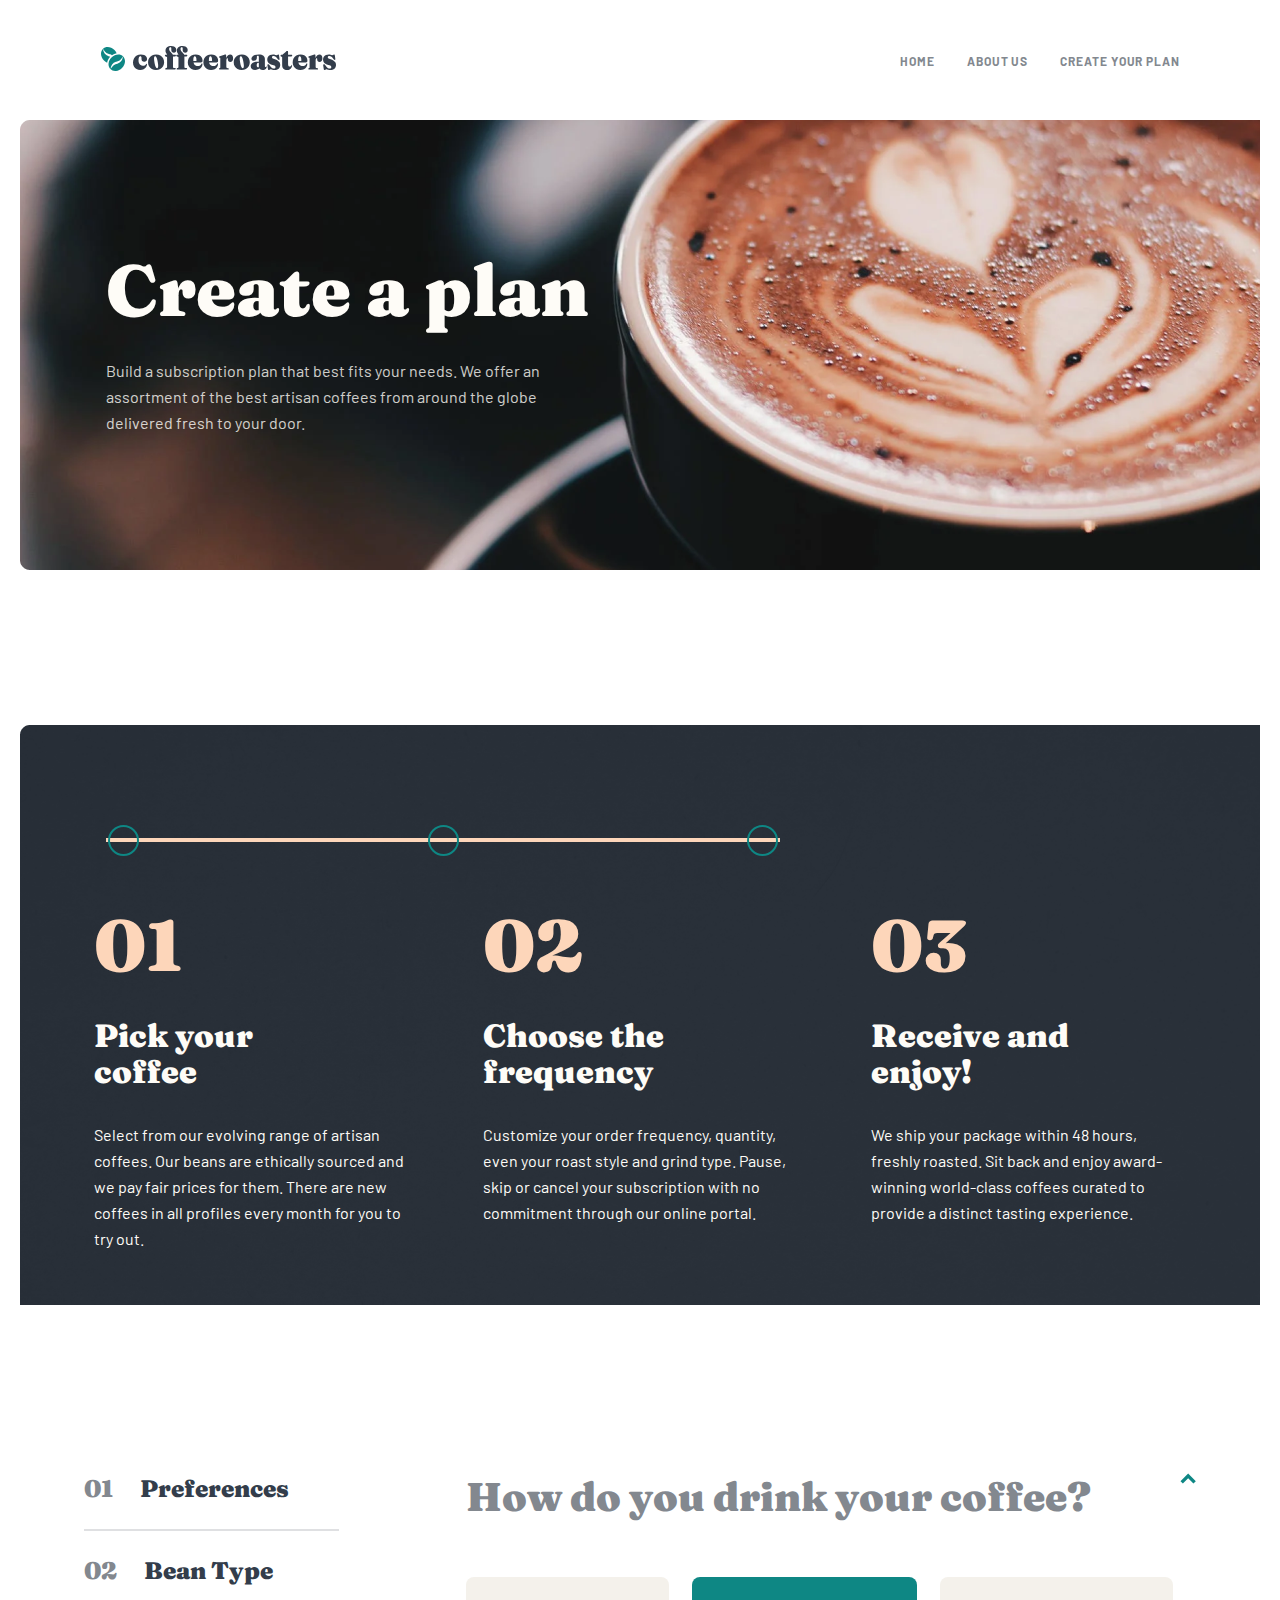
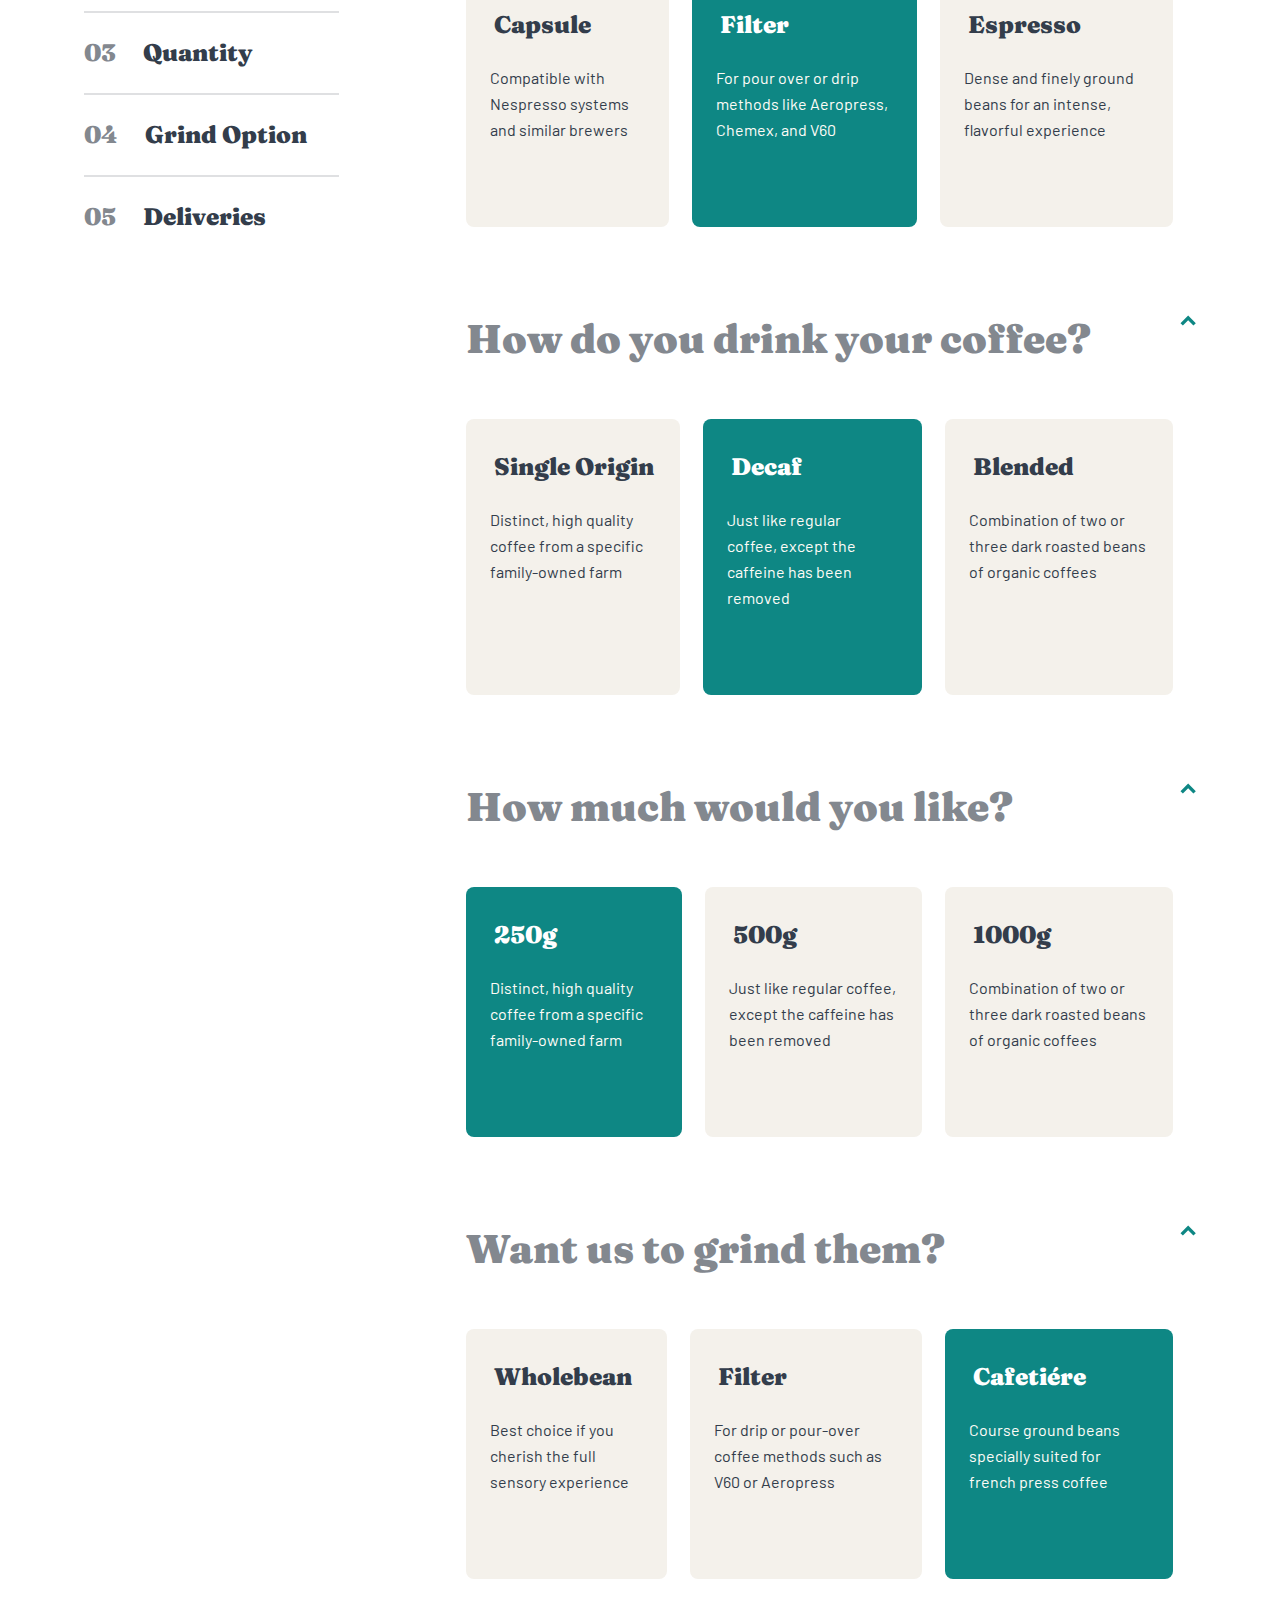
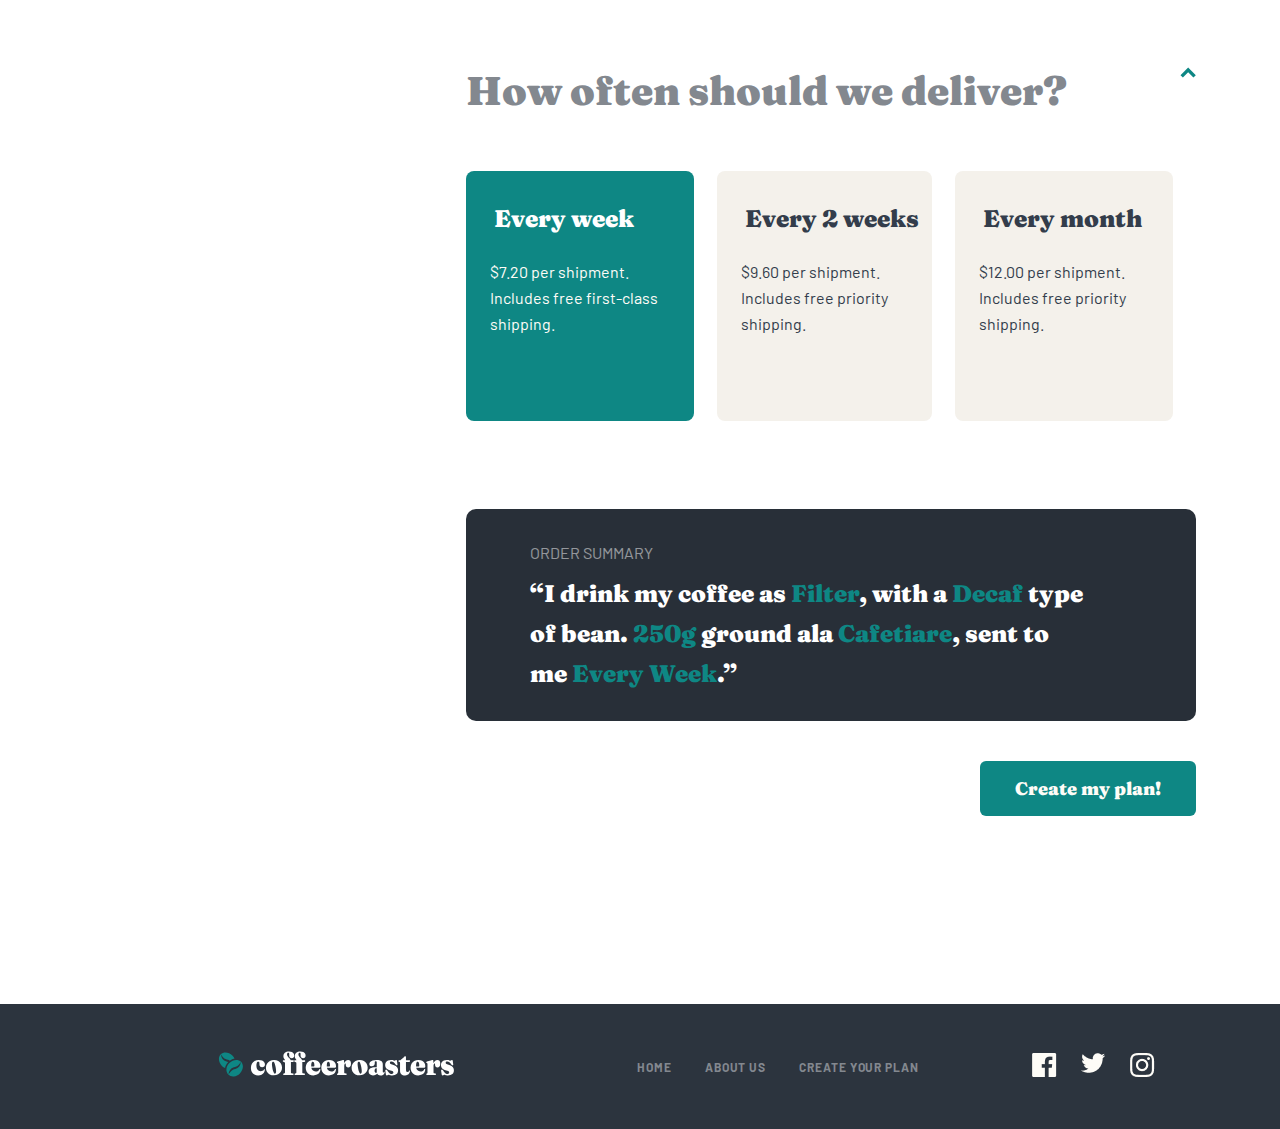
<file: index.html>
<!DOCTYPE html>
<html lang="en">

<head>
    <meta charset="UTF-8">
    <meta http-equiv="X-UA-Compatible" content="IE=edge">
    <meta name="viewport" content="width=device-width, initial-scale=1.0">
    <link rel="preconnect" href="https://fonts.gstatic.com" crossorigin>
    <link href="https://fonts.googleapis.com/css2?family=Barlow:wght@400;700&family=Fraunces:opsz,wght@9..144,900&display=swap" rel="stylesheet">
    <link rel="stylesheet" href="https://cdnjs.cloudflare.com/ajax/libs/font-awesome/6.2.0/css/all.min.css" integrity="sha512-xh6O/CkQoPOWDdYTDqeRdPCVd1SpvCA9XXcUnZS2FmJNp1coAFzvtCN9BmamE+4aHK8yyUHUSCcJHgXloTyT2A==" crossorigin="anonymous" referrerpolicy="no-referrer" />
    <link rel="stylesheet" href="css/main.css">
    <title>Create your plan</title>
</head>

<body>
    <header class="site-header">  
        <div class="container ">
            <div class="header__container">
                <div class="header__content">
            <a class="logo__link" href="index.html"><img class="header__logo" src="imgs/logo.svg"
                    alt="site__logo"></a>
                    <input type="checkbox" class="chek" id="check">
                    <label for="check" class="checkbtn">
                        <i class="fa-sharp fa-solid fa-bars burger"></i>
                    </label>  
            <ul class="header__list">
                <li class="header__item">
                    <a class="header__link" href="home.html">HOME</a>
                </li>
                <li class="header__item">
                    <a class="header__link" href="aboutus.html">ABOUT US</a>
                </li>
                <li class="header__item">
                    <a class="header__link" href="index.html">CREATE YOUR PLAN</a>
                </li>
            </ul>
        </div>
        </div>
    </header>
    <main class="site-main">
        <section class="hero-section">
            <div class="container">
                <div class="hero__content">
                    <h2 class="hero__title">Create a plan</h2>
                    <p class="hero__text ">Build a subscription plan that best fits your needs. We offer an assortment of
                        the best artisan coffees from around the globe delivered fresh to your door.</p>
                </div>
            </div>
        </section>
        <section class="pick-section">
            <div class="container pick__container">
                <div class="pick__content">
                    <div class="pick_line-box">
                    <div class="pick__line_block">
                        <span class="pick__line"></span>
                        <span class="pick__line"></span>
                        <span class="pick__line"></span>
                    </div>
                </div>
                    <ul class="pick__list">
                        <li class="pick__item">
                            <h2 class="pick__title">01</h2>
                            <h3 class="pick__item-title">Pick your coffee</h3>
                            <p class="pick__text">Select from our evolving range of artisan coffees. Our beans are ethically sourced and we pay fair prices for them. There are new coffees in all profiles 
                                every month for you to try out.</p>
                        </li>
                        <li class="pick__item">
                            <h2 class="pick__title">02</h2>
                            <h3 class="pick__item-title mobile__title">Choose the frequency</h3>
                            <p class="pick__text">Customize your order frequency, quantity, even your roast style and grind type. Pause, skip or cancel your subscription with no commitment through our online portal.</p>
                        </li>
                        <li class="pick__item">
                            <h2 class="pick__title">03</h2>
                            <h3 class="pick__item-title">Receive and enjoy!</h3>
                            <p class="pick__text">We ship your package within 48 hours, freshly roasted. Sit back and enjoy award-winning world-class coffees curated to provide a distinct tasting experience.</p>
                        </li>
                    </ul>
                </div>
            </div>
        </section>
        <section class="drink-section">
            <div class="container drink__container">
                <div class="drink__content_list">
                    <ul class="drink__list">
                        <li class="drink__item">
                            <span class="drink__item_number">01</span>
                            <a class="drink__item_link" href="#Preferences">Preferences</a>
                            <span class="drink__item_line"></span>
                        </li>
                        <li class="drink__item">
                            <span class="drink__item_number">02</span>
                            <a class="drink__item_link" href="#BeanType">Bean Type</a>
                            <span class="drink__item_line"></span>
                        </li>
                        <li class="drink__item">
                            <span class="drink__item_number">03</span>
                            <a class="drink__item_link" href="#Quantity">Quantity</a>
                            <span class="drink__item_line"></span>
                        </li>
                        <li class="drink__item">
                            <span class="drink__item_number">04</span>
                            <a class="drink__item_link" href="#GrindOption">Grind Option</a>
                            <span class="drink__item_line"></span>
                        </li>
                        <li class="drink__item">
                            <span class="drink__item_number">05</span>
                            <a class="drink__item_link" href="#deliveries">Deliveries</a>
                        </li>
                    </ul>
                    <div class="column">
                    <div class="type__content" id="Preferences">
                        <div class="type__content_img">
                        <h2 class="type__title_img">How do you drink your coffee?</h2>
                        <img src="imgs/pastga.svg" alt="" width="16" height="11">
                         </div>
                        <ul class="type__coffe_list">
                            <li class="type__coffe_item">
                                <h2 class="type__coffe_title">Capsule</h2>
                                <p class="type__coffe_text">Compatible with Nespresso systems and similar brewers</p>
                            </li>
                            <li class="color__white1">
                                <h2 class="color__white">Filter</h2>
                                <p class="color__white2">For pour over or drip methods like Aeropress, Chemex, and V60</p>
                            </li>
                            <li class="type__coffe_item">
                                <h2 class="type__coffe_title">Espresso</h2>
                                <p class="type__coffe_text">Dense and finely ground beans for an intense, flavorful experience</p>
                            </li>
                        </ul>
                    </div>
                    <div class="type__content" id="BeanType">
                        <div class="type__content_img">
                        <h2 class="type__title_img">How do you drink your coffee?</h2>
                        <img src="imgs/pastga.svg" alt="" width="16" height="11">
                         </div>
                        <ul class="type__coffe_list">
                            <li class="type__coffe_item">
                                <h2 class="type__coffe_title">Single Origin</h2>
                                <p class="type__coffe_text">Distinct, high quality coffee from a specific family-owned farm</p>
                            </li>
                            <li class="color__white1">
                                <h2 class="color__white">Decaf</h2>
                                <p class="color__white2">Just like regular coffee, except the caffeine has been removed</p>
                            </li>
                            <li class="type__coffe_item">
                                <h2 class="type__coffe_title">Blended</h2>
                                <p class="type__coffe_text">Combination of two or three dark roasted beans of organic coffees</p>
                            </li>
                        </ul>
                    </div>
                    <div class="type__content" id="Quantity">
                        <div class="type__content_img">
                        <h2 class="type__title_img">How much would you like?</h2>
                        <img src="imgs/pastga.svg" alt="" width="16" height="11">
                         </div>
                        <ul class="type__coffe_list">
                            <li class="color__white1">
                                <h2 class="color-white">250g</h2>
                                <p class="color__white2">Distinct, high quality coffee from a specific family-owned farm</p>
                            </li>
                            <li class="type__coffe_item">
                                <h2 class="type__coffe_title">500g</h2>
                                <p class="type__coffe_text">Just like regular coffee, except the caffeine has been removed</p>
                            </li>
                            <li class="type__coffe_item">
                                <h2 class="type__coffe_title">1000g</h2>
                                <p class="type__coffe_text">Combination of two or three dark roasted beans of organic coffees</p>
                            </li>
                        </ul>
                    </div>
                    <div class="type__content" id="GrindOption">
                        <div class="type__content_img">
                        <h2 class="type__title_img">Want us to grind them?</h2>
                        <img src="imgs/pastga.svg" alt="" width="16" height="11">
                         </div>
                        <ul class="type__coffe_list">
                            <li class="type__coffe_item">
                                <h2 class="type__coffe_title">Wholebean</h2>
                                <p class="type__coffe_text">Best choice if you cherish the full sensory experience</p>
                            </li>
                            <li class="type__coffe_item">
                                <h2 class="type__coffe_title">Filter</h2>
                                <p class="type__coffe_text">For drip or pour-over coffee methods such as V60 or Aeropress</p>
                            </li>
                            <li class="color__white1">
                                <h2 class="color-white">Cafetiére</h2>
                                <p class="color__white2"> Course ground beans specially suited for french press coffee</p>
                            </li>
                        </ul>
                    </div>
                    <div class="type__content" id="deliveries">
                        <div class="type__content_img">
                        <h2 class="type__title_img">How often should we deliver?</h2>
                        <img src="imgs/pastga.svg" alt="" width="16" height="11">
                         </div>
                        <ul class="type__coffe_list">
                            <li class="color__white1">
                                <h2 class="color-white">Every week</h2>
                                <p class="color__white2">$7.20 per shipment. Includes free first-class shipping.</p>
                            </li>
                            <li class="type__coffe_item">
                                <h2 class="type__coffe_title">Every 2 weeks</h2>
                                <p class="type__coffe_text">$9.60 per shipment. Includes free priority shipping.</p>
                            </li>
                            <li class="type__coffe_item">
                                <h2 class="type__coffe_title">Every month</h2>
                                <p class="type__coffe_text">$12.00 per shipment. Includes free priority shipping.</p>
                            </li>
                        </ul>
                        <div class="order">
                            <div class="order__content">
                                <p class="order__text">Order Summary</p>
                                <p class="order__text_span">“I drink my coffee as <span class="color__green">Filter</span>, with a <span class="color__green">Decaf</span> type of bean. <span class="color__green">250g</span> ground ala <span class="color__green">Cafetiare</span>, sent to me <span class="color__green">Every Week</span>.”</p>
                            </div>
                            <a class="order__link" href="#">Create my plan!</a>
                        </div>
                      
                    </div>
                </div>
             

                </div>
            </div>

            </div>
        </section>
    </main>
    <footer class="site__footer">
        <div class="container footer__container">
            <div class="footer">
            <a href="index.html"><img class="footer__img" src="imgs/logowh.svg" alt="logotip"></a>
            <ul class="footer__list">
                <li class="footer__item">
                    <a class="foooter__link" href="home.html">HOME</a>
                </li>
                <li class="footer__item">
                    <a class="foooter__link" href="aboutus.html">ABOUT US</a>
                </li>
                <li class="footer__item">
                    <a class="foooter__link" href="index.html">Create your plan</a>
                </li>
            </ul>
            <ul class="media__lsit">
                <li class="media__item">
                    <a href="https://m.facebook.com/login/?locale2=ru_RU">
                        <img class="media__imgs " src="imgs/facebook.png" alt="">
                    </a>
                </li>
                <li class="media__item">
                    <a href="https://twitter.com/?lang=ru">
                        <img class="media__imgs" src="imgs/twiter.png" alt="">
                    </a>
                </li>
                <li class="media__item">
                    <a href="https://www.instagram.com/">
                        <img class="media__imgs" src="imgs/instagram.png" alt="">
                    </a>
                </li>
            </ul>
        </div>

        </div>
</footer>
</body>

</html>
</file>
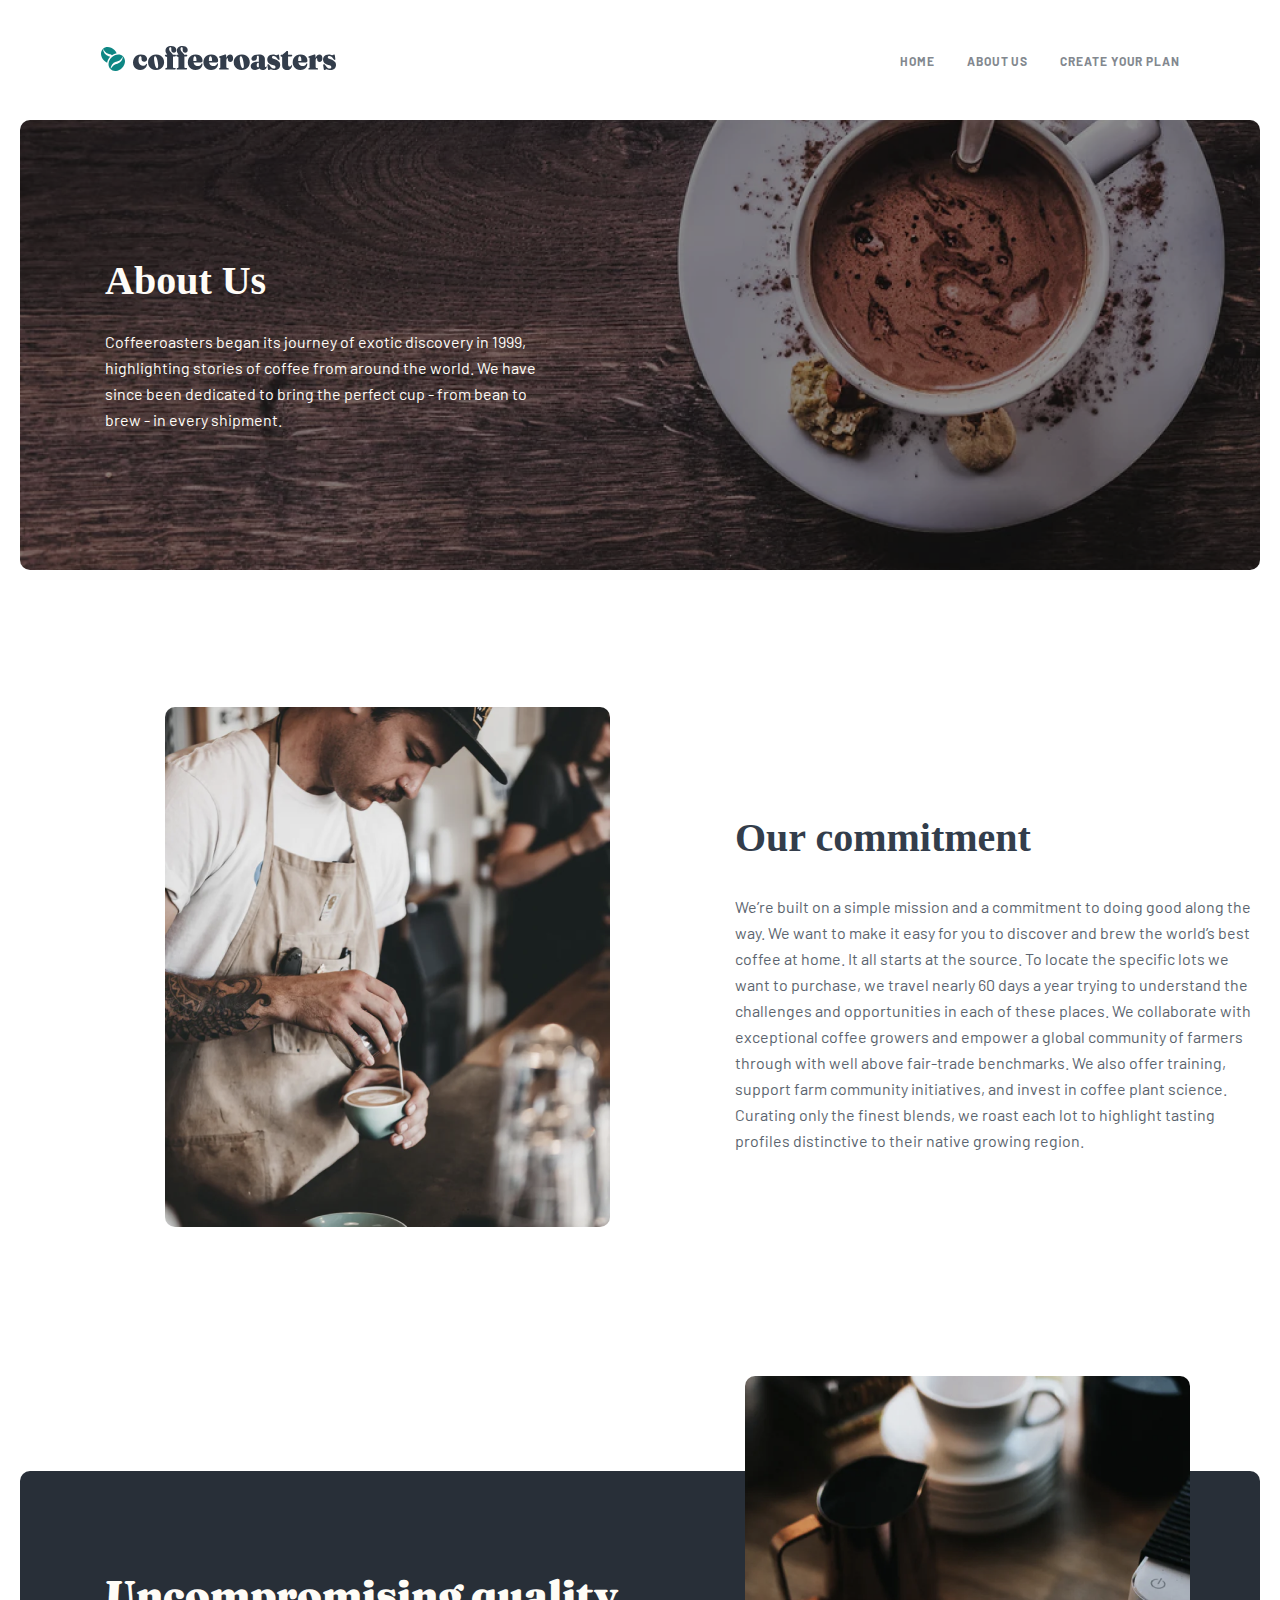
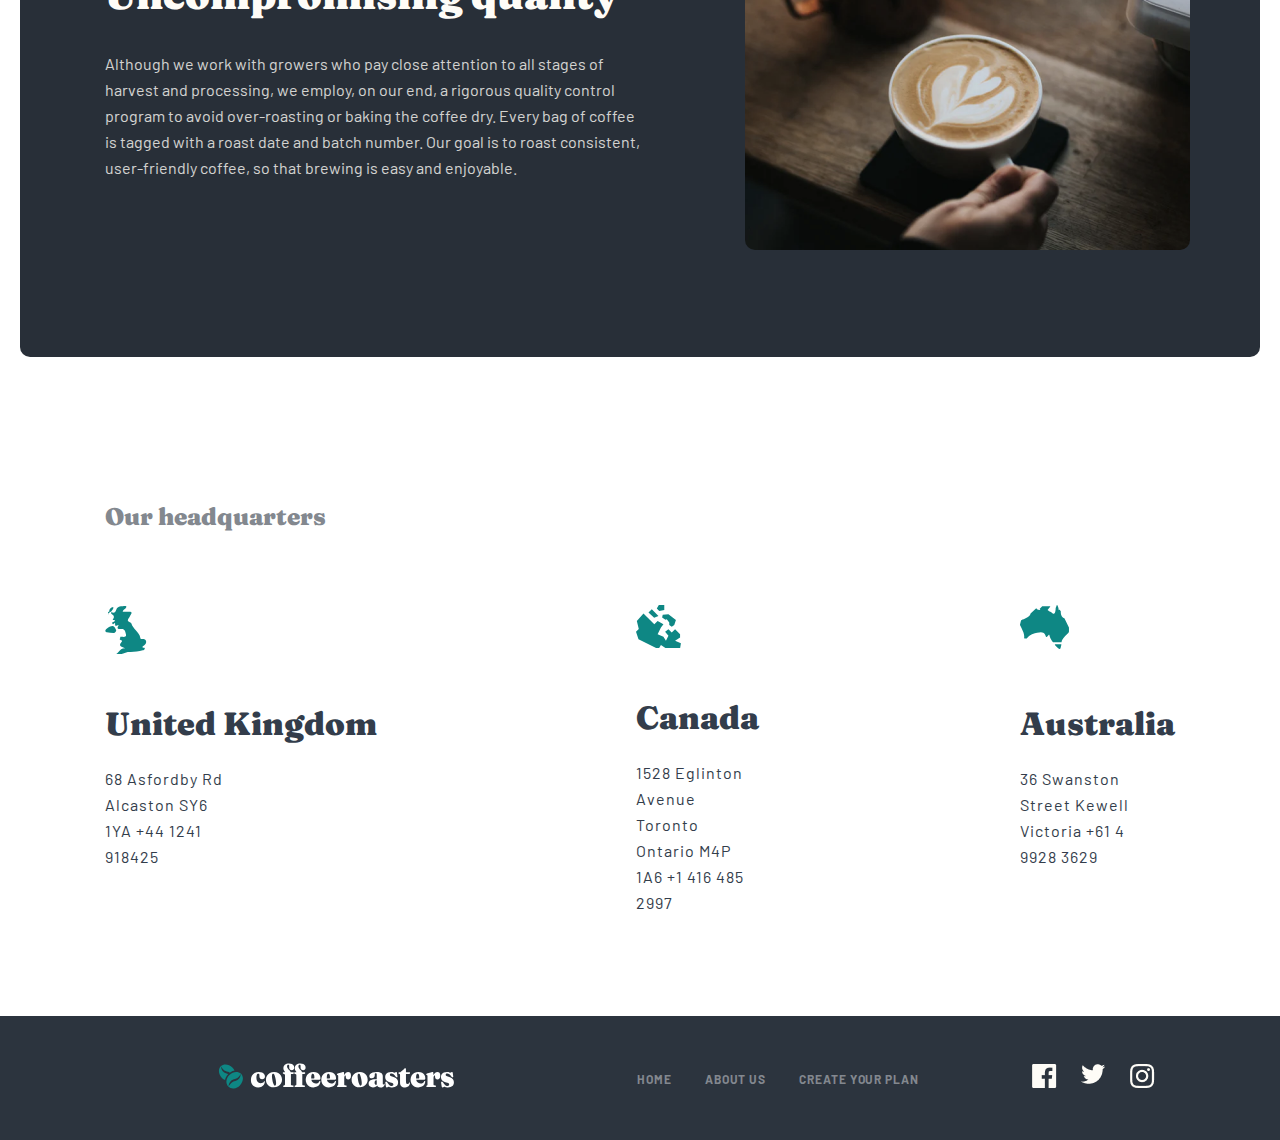
<file: aboutus.html>
<!DOCTYPE html>
<html lang="en">

<head>
    <meta charset="UTF-8">
    <meta http-equiv="X-UA-Compatible" content="IE=edge">
    <meta name="viewport" content="width=device-width, initial-scale=1.0">
    <link rel="preconnect" href="https://fonts.gstatic.com" crossorigin>
    <link href="https://fonts.googleapis.com/css2?family=Barlow:wght@400;700&family=Fraunces:opsz,wght@9..144,900&display=swap" rel="stylesheet">
    <link rel="stylesheet" href="https://cdnjs.cloudflare.com/ajax/libs/font-awesome/6.2.0/css/all.min.css" integrity="sha512-xh6O/CkQoPOWDdYTDqeRdPCVd1SpvCA9XXcUnZS2FmJNp1coAFzvtCN9BmamE+4aHK8yyUHUSCcJHgXloTyT2A==" crossorigin="anonymous" referrerpolicy="no-referrer" />
    <link rel="stylesheet" href="css/main.css">
    <title>Create your plan</title>
    <title>coffeeroaster</title>
</head>

<body>
    <header class="site-header">  
        <div class="container ">
            <div class="header__container">
                <div class="header__content">
            <a class="logo__link" href="aboutus.html"><img class="header__logo" src="imgs/logo.svg"
                    alt="site__logo"></a>
                    <input type="checkbox" class="chek" id="check">
                    <label for="check" class="checkbtn">
                        <i class="fa-sharp fa-solid fa-bars burger"></i>
                    </label>  
            <ul class="header__list">
                <li class="header__item">
                    <a class="header__link" href="home.html">HOME</a>
                </li>
                <li class="header__item">
                    <a class="header__link" href="aboutus.html">ABOUT US</a>
                </li>
                <li class="header__item">
                    <a class="header__link" href="index.html">CREATE YOUR PLAN</a>
                </li>
            </ul>
        </div>
        </div>
    </header>
    <main class="site__main">
        <section class="abouts__section">
            <div class="container abouts__section-container">
                <div class="abouts__content-img">
                    <div class="anouts__content">
                        <h2 class="abouts__title">About Us</h2>
                        <p class="abouts__text">Coffeeroasters began its journey of exotic discovery in 1999, highlighting
                            stories of coffee from around the world. We have since been dedicated to bring the perfect cup -
                            from bean to brew - in every shipment.</p>
                    </div>
                </div>
            </div>
        </section>
        <section class="our__section">
            <div class="container our__section-container">
                <div class="our__content-img">
                    <div class="our__img">
                        <img class="our__imgs" src="imgs/backg-img-coffe-drink.png" alt="drink-coffe">
                    </div>
                    <div class="our__content">
                        <h2 class="our__title">Our commitment</h2>
                        <p class="our__text">We’re built on a simple mission and a commitment to doing good along the
                            way. We want to make it easy for you to discover and brew the world’s best coffee at home.
                            It all starts at the source. To locate the specific lots we want to purchase, we travel
                            nearly 60 days a year trying to understand the challenges and opportunities in each of these
                            places. We collaborate with exceptional coffee growers and empower a global community of
                            farmers through with well above fair-trade benchmarks. We also offer training, support farm
                            community initiatives, and invest in coffee plant science. Curating only the finest blends,
                            we roast each lot to highlight tasting profiles distinctive to their native growing region.
                        </p>
                    </div>
                </div>
            </div>
        </section>
        <section class="uncomp__section">
            <div class="container uncomp__section-container">
                <div class="uncomp__content_img">
                    <div class="uncomp__content">
                        <h2 class="uncomp__title">Uncompromising quality</h2>
                        <p class="uncomp__text">Although we work with growers who pay close attention to all stages of
                            harvest and processing, we employ, on our end, a rigorous quality control program to avoid
                            over-roasting or baking the coffee dry. Every bag of coffee is tagged with a roast date and
                            batch number. Our goal is to roast consistent, user-friendly coffee, so that brewing is easy
                            and enjoyable.</p>
                    </div>
                    <div class="uncomp__img">
                        <img class="uncomp__img_tabbackg" src="imgs/uncompsbackimg.png" alt="">
                        <img class="uncomp__imgs" class="uncomp__img_coffe" src="imgs/coffe.png" alt="coffe">
                    </div>
                </div>
            </div>
        </section>
        <section class="headquarter__section">
            <div class="container headquarter__container">
                <div class="headquarter__content">
                    <h3 class="headquarter__title">Our headquarters</h3>
                    <ul class="headquarter__list">
                        <li class="headquarter__item">
                            <div class="headerquarter__item_texts">
                                <h2 class="headquarter__item-title kartaa">United Kingdom</h2>
                                <p class="headquarter__item_text">68  Asfordby Rd
                                    Alcaston
                                    SY6 1YA
                                    +44 1241 918425 </p>
                            </div>
                        </li>
                        <li class="headquarter__item">
                            <div class="headerquarter__item_texts">
                                <h2 class="headquarter__item-title kartab">Canada</h2>
                                <p class="headquarter__item_text">1528  Eglinton Avenue Toronto Ontario M4P 1A6 +1 416 485 2997</p>
                            </div>
                        </li>
                        <li class="headquarter__item">
                            <div class="headerquarter__item_texts">
                                <h2 class="headquarter__item-title kartac">Australia</h2>
                                <p class="headquarter__item_text">36 Swanston Street Kewell Victoria  +61 4 9928 3629</p>
                            </div>
                        </li>
                    </ul>
                </div>
            </div>
        </section>
    </main>
    <footer class="site__footer">
        <div class="container footer__container">
            <div class="footer">
            <a href="aboutus.html"><img class="footer__img" src="imgs/logowh.svg" alt="logotip"></a>
            <ul class="footer__list">
                <li class="footer__item">
                    <a class="foooter__link" href="home.html">HOME</a>
                </li>
                <li class="footer__item">
                    <a class="foooter__link" href="aboutus.html">ABOUT US</a>
                </li>
                <li class="footer__item">
                    <a class="foooter__link" href="index.html">Create your plan</a>
                </li>
            </ul>
            <ul class="media__lsit">
                <li class="media__item">
                    <a href="https://m.facebook.com/login/?locale2=ru_RU">
                        <img class="media__imgs " src="imgs/facebook.png" alt="">
                    </a>
                </li>
                <li class="media__item">
                    <a href="https://twitter.com/?lang=ru">
                        <img class="media__imgs" src="imgs/twiter.png" alt="">
                    </a>
                </li>
                <li class="media__item">
                    <a href="https://www.instagram.com/">
                        <img class="media__imgs" src="imgs/instagram.png" alt="">
                    </a>
                </li>
            </ul>
        </div>

        </div>
</footer>
</body>

</html>
</file>
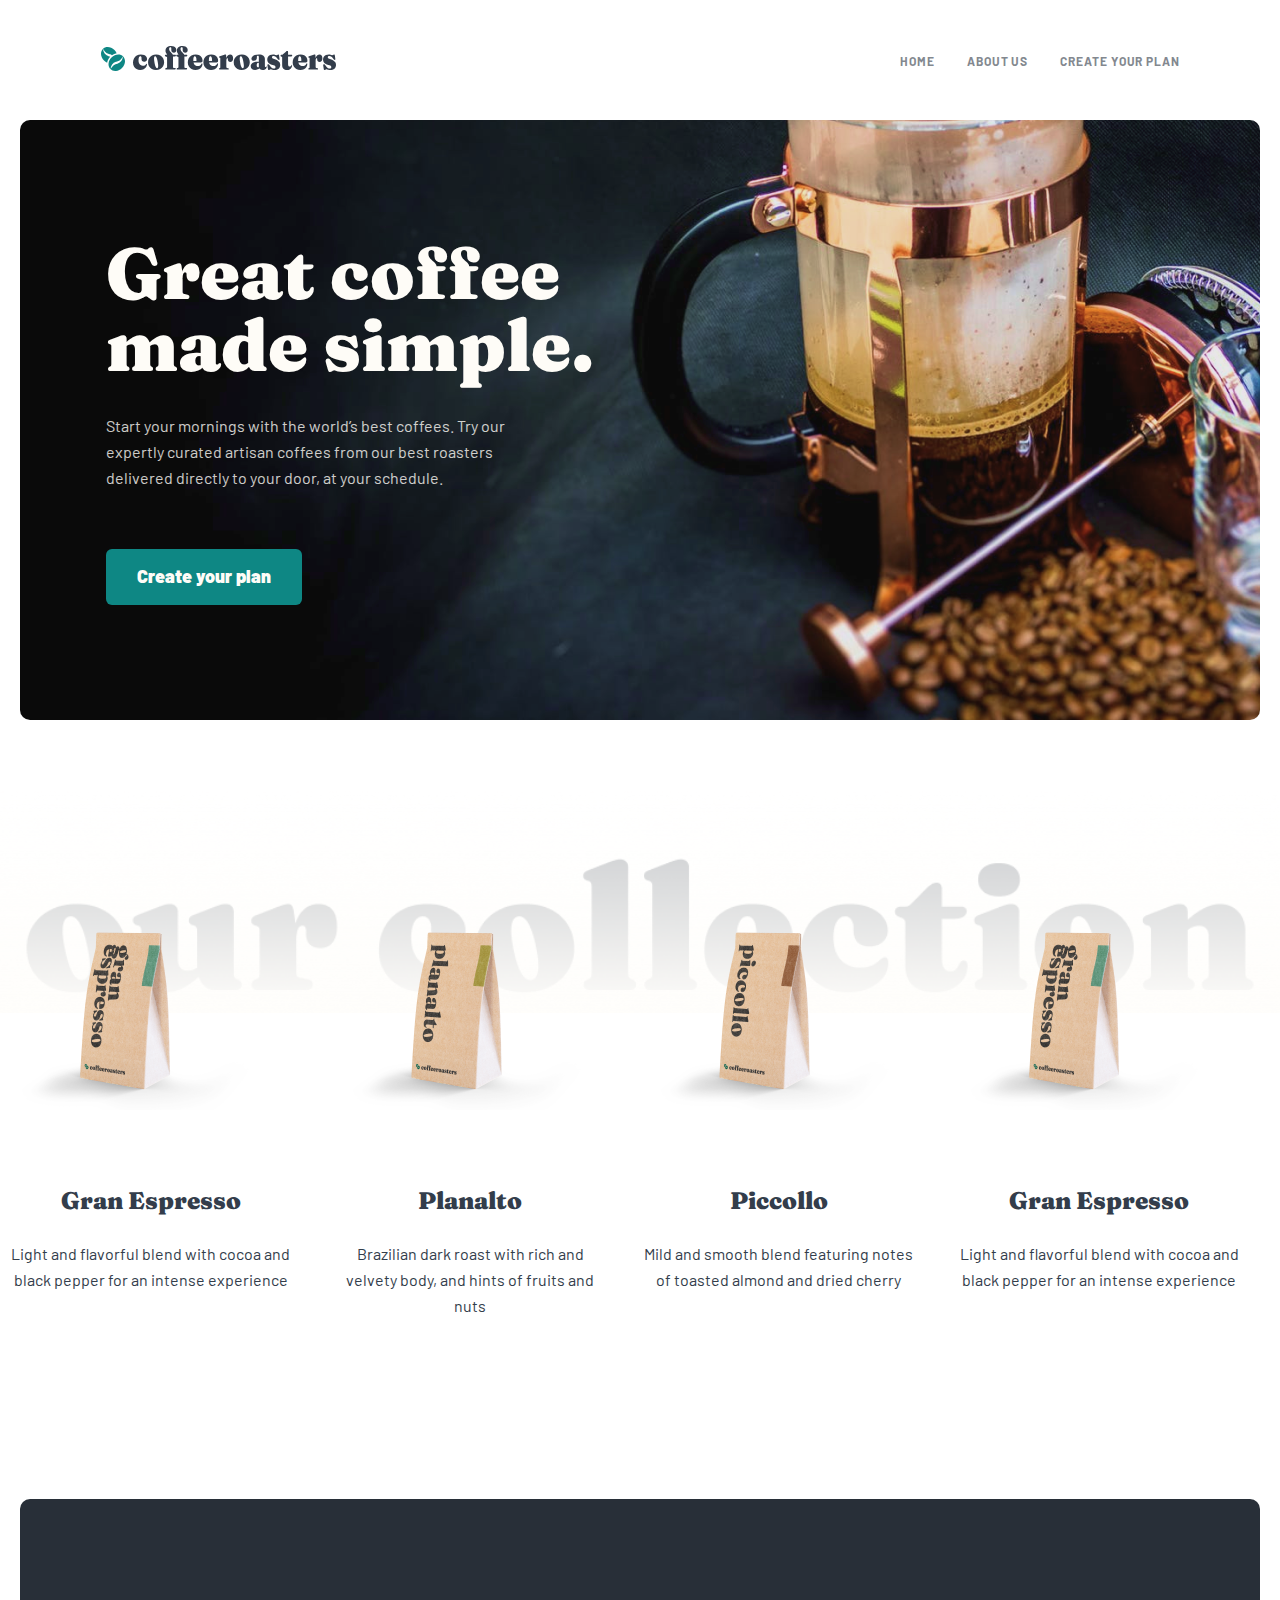
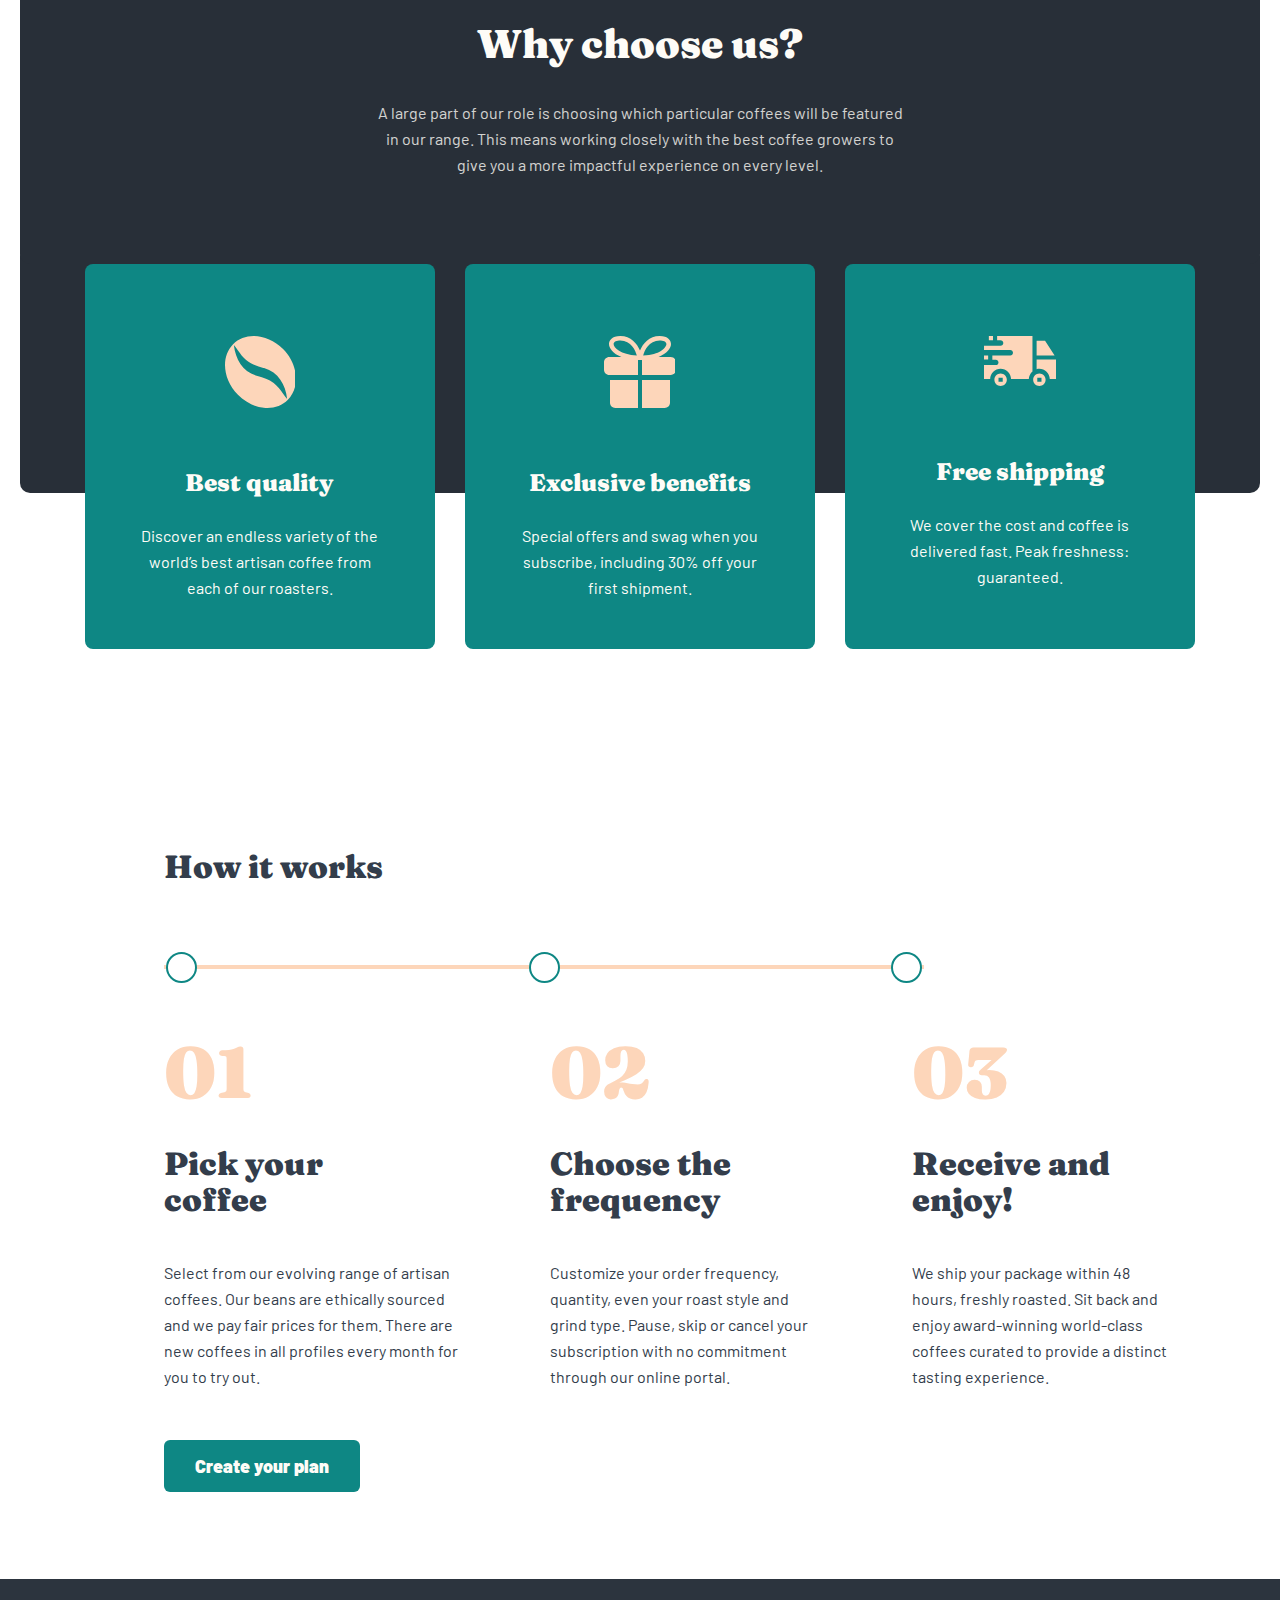
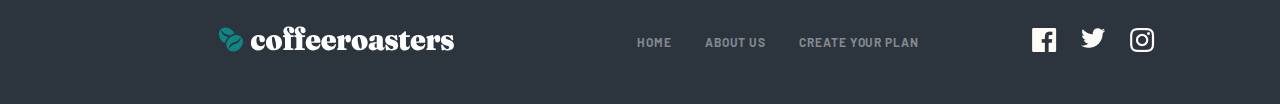
<file: home.html>
<!DOCTYPE html>
<html lang="en">
<head>
    <meta charset="UTF-8">
    <meta http-equiv="X-UA-Compatible" content="IE=edge">
    <meta name="viewport" content="width=device-width, initial-scale=1.0">
    <link rel="preconnect" href="https://fonts.gstatic.com" crossorigin>
    <link href="https://fonts.googleapis.com/css2?family=Barlow:wght@400;700&family=Fraunces:opsz,wght@9..144,900&display=swap" rel="stylesheet">
    <link rel="stylesheet" href="https://cdnjs.cloudflare.com/ajax/libs/font-awesome/6.2.0/css/all.min.css" integrity="sha512-xh6O/CkQoPOWDdYTDqeRdPCVd1SpvCA9XXcUnZS2FmJNp1coAFzvtCN9BmamE+4aHK8yyUHUSCcJHgXloTyT2A==" crossorigin="anonymous" referrerpolicy="no-referrer" />
    <link rel="stylesheet" href="css/main.css">
    <title>coffeeroaster</title>
</head>
<body>
    <header class="site-header">  
        <div class="container ">
            <div class="header__container">
                <div class="header__content">
            <a class="logo__link" href="home.html"><img class="header__logo" src="imgs/logo.svg"
                    alt="site__logo"></a>
                    <input type="checkbox" class="chek" id="check">
                    <label for="check" class="checkbtn">
                        <i class="fa-sharp fa-solid fa-bars burger"></i>
                    </label>  
            <ul class="header__list">
                <li class="header__item">
                    <a class="header__link" href="home.html">HOME</a>
                </li>
                <li class="header__item">
                    <a class="header__link" href="aboutus.html">ABOUT US</a>
                </li>
                <li class="header__item">
                    <a class="header__link" href="index.html">CREATE YOUR PLAN</a>
                </li>
            </ul>
        </div>
        </div>
    </header>
    <main class="site__main">
        <section class="coffe__section">
            <div class="container coffe__container">
                <div class="coffe__content">
                    <div class="coffe__content_img">
                    <h1 class="coffe__title">Great coffee made simple.</h1>
                    <p class="coffe__text">Start your mornings with the world’s best coffees. Try our expertly curated artisan coffees from our best roasters delivered directly to your door, at your schedule.</p>
                    <a class="coffe__link" href="index.html">Create your plan</a></div>  
                </div>
            </div>
        </section>
        <section class="section__espresso">
            <div class="espresso__container espresso">
                <div class="espresso__content_img">
                    <ul class="espresso__list">
                       <li class="espresso__item">
                        <div class="espresso__item_img">
                            <img class="espresso__img_coofe" src="imgs/expresso.png" alt="">
                        </div>
                        <div class="espresso__item_content">
                            <h2 class="espresso__content_title">Gran Espresso</h2>
                            <p class="espresso__content_text">Light and flavorful blend with cocoa and black pepper for an intense experience</p>
                        </div>
                       </li>
                       <li class="espresso__item">
                        <div class="espresso__item_img">
                            <img  src="imgs/planalto.png" alt="">
                        </div>
                        <div class="espresso__item_content">
                            <h2 class="espresso__content_title">Planalto</h2>
                            <p class="espresso__content_text">Brazilian dark roast with rich and velvety body, and hints of fruits and nuts</p>
                        </div>
                       </li>
                       <li class="espresso__item">
                        <div class="espresso__item_img">
                            <img src="imgs/piccolo.png" alt="">
                        </div>
                        <div class="espresso__item_content">
                            <h2 class="espresso__content_title">Piccollo</h2>
                            <p class="espresso__content_text">Mild and smooth blend featuring notes of toasted almond and dried cherry</p>
                        </div>
                       </li>
                       <li class="espresso__item">
                        <div class="espresso__item_img">
                            <img src="imgs/expresso.png" alt="">
                        </div>
                        <div class="espresso__item_content">
                            <h2 class="espresso__content_title">Gran Espresso</h2>
                            <p class="espresso__content_text">Light and flavorful blend with cocoa and black pepper for an intense experience</p>
                        </div>
                       </li>
                </div>
            </div>
        </section>
        <section class="choes__section">
            <div class="container choes_container">
                    <div class="chose__texts">
                        <h2 class="chose__title">Why choose us?</h2>
                        <p class="chose__text">A large part of our role is choosing which particular coffees will be featured 
                            in our range. This means working closely with the best coffee growers to give 
                            you a more impactful experience on every level.</p>
                            <div class="chose__box"></div>
                    </div>
                    <ul class="chose__list">
                        <li class="chose__item">
                            <div class="chose__list_text">
                                <h3 class="chose__item_title">Best quality</h3>
                                <p class="chose__item_text">Discover an endless variety of the world’s best artisan coffee from each of our roasters.</p>
                            </div>
                        </li>
                        <li class="chose__item">
                            <div class="chose__list_text">
                                <h3 class="chose__item_title">Exclusive benefits</h3>
                                <p class="chose__item_text">Special offers and swag when you subscribe, including 30% off your first shipment.</p>
                            </div>
                        </li>
                        <li class="chose__item">
                            <div class="chose__list_text">
                                <h3 class="chose__item_title">Free shipping</h3>
                                <p class="chose__item_text">We cover the cost and coffee is delivered fast. Peak freshness: guaranteed.</p>
                            </div>
                        </li>
                    </ul>
                </div>
        </section>
        <section class="section__works">
            <div class="container">
                <div class="works__content_img">
                        <h3 class="works__title">How it works</h3>
                        <div class="line__content">
                        <div class="line">
                        <span class="span__line"></span>
                        <span class="span__line"></span>
                        <span class="span__line"></span>
                        </div>
                        </div>
                    <ul class="works__list">
                        <li class="works__item">
                            <strong class="works__number">01</strong>
                            <h2 class="works__title_number">Pick your coffee</h2>
                            <p class="works__text">Select from our evolving range of artisan coffees. Our beans are ethically sourced and we pay fair prices for them. There are new coffees in all profiles every month for you to try out.</p>
                        </li>
                        <li class="works__item">
                            <strong class="works__number">02</strong>
                            <h2 class="works__title_number">Choose the frequency</h2>
                            <p class="works__text">Customize your order frequency, quantity, even your roast style and grind type. Pause, skip or cancel your subscription with no commitment through our online portal.</p>
                        </li>
                        <li class="works__item">
                            <strong class="works__number">03</strong>
                            <h2 class="works__title_number">Receive and enjoy!</h2>
                            <p class="works__text">We ship your package within 48 hours, freshly roasted. Sit back and enjoy award-winning world-class coffees curated to provide a distinct tasting experience.</p>
                        </li>
                    </ul>
                    <div class="works__link_bo">
                        <a class="works__link" href="index.html">Create your plan</a>
                    </div>
                </div>
            </div>
        </section>
    </main>
    <footer class="site__footer">
        <div class="container footer__container">
            <div class="footer">
            <a href="home.html"><img class="footer__img" src="imgs/logowh.svg" alt="logotip"></a>
            <ul class="footer__list">
                <li class="footer__item">
                    <a class="foooter__link" href="home.html">HOME</a>
                </li>
                <li class="footer__item">
                    <a class="foooter__link" href="aboutus.html">ABOUT US</a>
                </li>
                <li class="footer__item">
                    <a class="foooter__link" href="index.html">Create your plan</a>
                </li>
            </ul>
            <ul class="media__lsit">
                <li class="media__item">
                    <a href="https://m.facebook.com/login/?locale2=ru_RU">
                        <img class="media__imgs " src="imgs/facebook.png" alt="">
                    </a>
                </li>
                <li class="media__item">
                    <a href="https://twitter.com/?lang=ru">
                        <img class="media__imgs" src="imgs/twiter.png" alt="">
                    </a>
                </li>
                <li class="media__item">
                    <a href="https://www.instagram.com/">
                        <img class="media__imgs" src="imgs/instagram.png" alt="">
                    </a>
                </li>
            </ul>
        </div>

        </div>
</footer>
</body>
</html>
</file>
